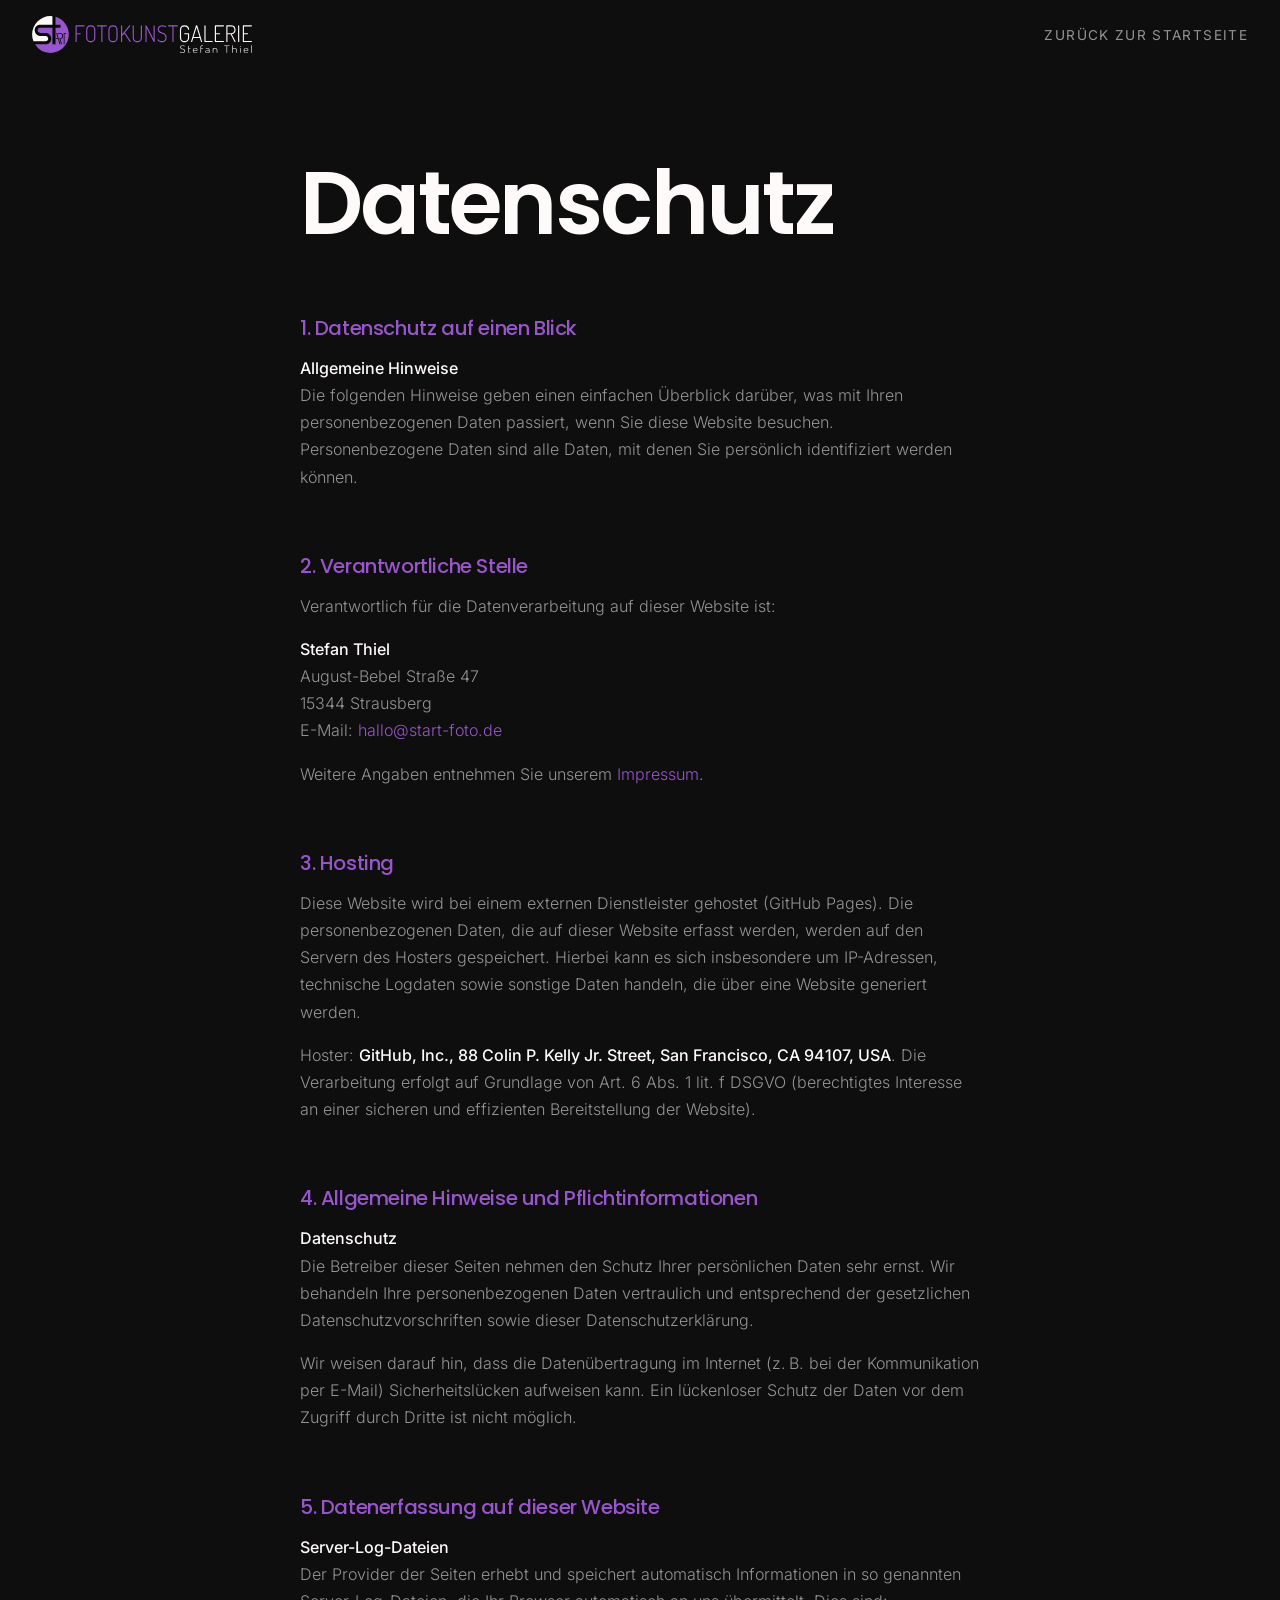
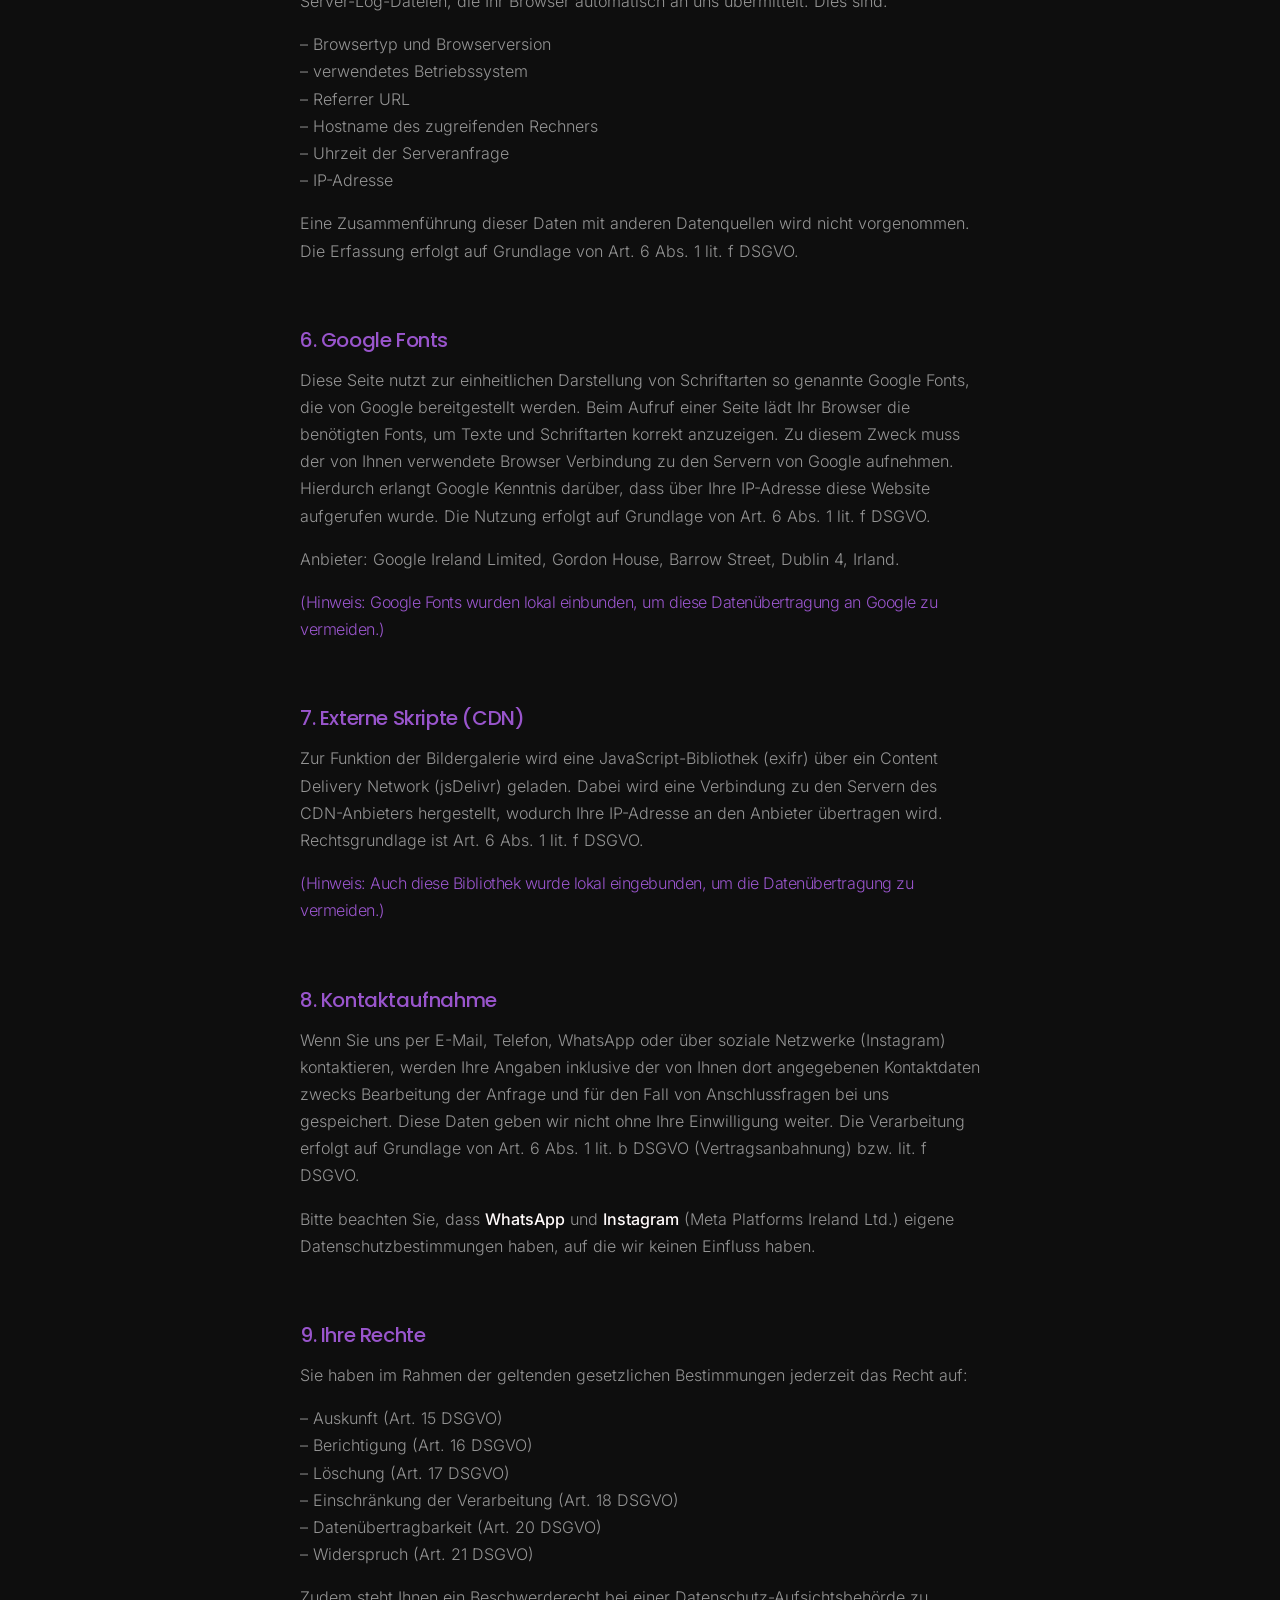
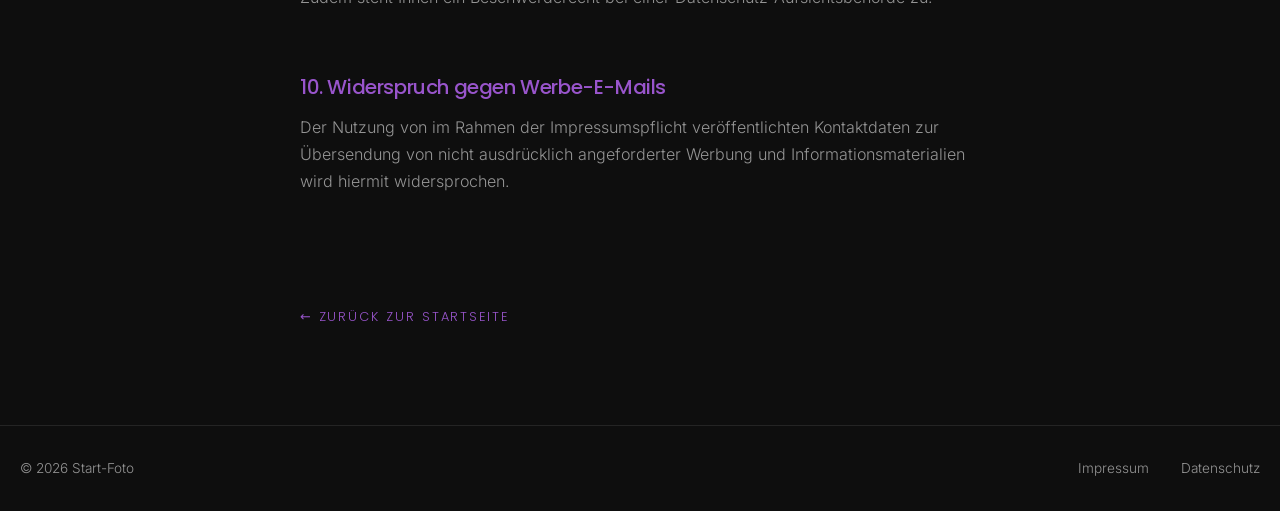
<file: datenschutz.html>
<!DOCTYPE html>
<html lang="de">
<head>
  <!-- Basic Meta -->
  <meta charset="UTF-8">
  <meta name="viewport" content="width=device-width, initial-scale=1.0">
  <meta name="description" content="Datenschutzerklärung · Bilder beleben Raum · Fotokunst seit 2014">
  <meta name="theme-color" content="#0E0E0E">

  <!-- Title -->
  <title>Datenschutz | FOTOKUNSTGALERIE</title>
 
  <!-- Canonical URL -->
  <link rel="canonical" href="https://start-foto.de/">

  <!-- Favicons -->
  <link rel="icon" type="image/x-icon" href="logo/Favicon_stART/favicon.ico">
  <link rel="icon" type="image/svg+xml" href="logo/Favicon_stART/favicon.svg">
  <link rel="icon" type="image/png" sizes="96x96" href="logo/Favicon_stART/favicon-96x96.png">
  <link rel="apple-touch-icon" sizes="180x180" href="logo/Favicon_stART/apple-touch-icon.png">
  <link rel="manifest" href="logo/Favicon_stART/site.webmanifest">

  <!-- Open Graph: Facebook, WhatsApp, LinkedIn -->
  <meta property="og:type" content="website">
  <meta property="og:site_name" content="Start-Foto">
  <meta property="og:title" content="Bilder beleben Raum · Fotokunst seit 2014">
  <meta property="og:description" content="Ein Stück Natur für Dein Zuhause. Bilder, die bleiben und Räume beleben.">
  <meta property="og:url" content="https://start-foto.de/">
  <meta property="og:image" content="https://start-foto.de/galerie/og-image.jpg">
  <meta property="og:image:width" content="1200">
  <meta property="og:image:height" content="630">
  <meta property="og:image:alt" content="Bilder beleben Raum · Fotokunst seit 2014">
  <meta property="og:locale" content="de_DE">

  <!-- Twitter / X Card -->
  <meta name="twitter:card" content="summary_large_image">
  <meta name="twitter:title" content="Bilder beleben Raum · Fotokunst seit 2014">
  <meta name="twitter:description" content="Ein Stück Natur für Dein Zuhause. Bilder, die bleiben und Räume beleben.">
  <meta name="twitter:image" content="https://start-foto.de/galerie/og-image.jpg">
  <meta name="twitter:image:alt" content="Bilder beleben Raum · Fotokunst seit 2014">

  <!-- Stylesheets -->
  <link rel="stylesheet" href="css/fonts.css">
  <link rel="stylesheet" href="css/styles.css">
  <link rel="stylesheet" href="css/lightbox.css">
  
</head>

<body class="legal-page">

  <!-- ==== HEADER ==== -->
  <header class="site-header" id="siteHeader">
    <a class="site-header__brand" href="index.html">
      <img src="logo/Schriftzug_stART/stART_Fotokunstgalerie_lila_weiss.svg" alt="Start-Foto" width="120" height="32">
    </a>

    <nav class="site-nav" id="siteNav">
      <ul>
        <li><a href="index.html">Zurück zur Startseite</a></li>
      </ul>
    </nav>
  </header>

  <!-- INHALT -->
  <main class="legal">
    <h1>Datenschutz</h1>

    <h2>1. Datenschutz auf einen Blick</h2>
    <p><strong>Allgemeine Hinweise</strong><br>
      Die folgenden Hinweise geben einen einfachen Überblick darüber, was mit Ihren
      personenbezogenen Daten passiert, wenn Sie diese Website besuchen. Personenbezogene
      Daten sind alle Daten, mit denen Sie persönlich identifiziert werden können.</p>

    <h2>2. Verantwortliche Stelle</h2>
    <p>Verantwortlich für die Datenverarbeitung auf dieser Website ist:</p>
    <p>
      <strong>Stefan Thiel</strong><br>
      August-Bebel Straße 47<br>
      15344 Strausberg<br>
      E-Mail: <a href="mailto:hallo@start-foto.de">hallo@start-foto.de</a>
    </p>
    <p>Weitere Angaben entnehmen Sie unserem <a href="impressum.html">Impressum</a>.</p>

    <h2>3. Hosting</h2>
    <p>
      Diese Website wird bei einem externen Dienstleister gehostet (GitHub Pages).
      Die personenbezogenen Daten, die auf dieser Website erfasst werden, werden auf
      den Servern des Hosters gespeichert. Hierbei kann es sich insbesondere um
      IP-Adressen, technische Logdaten sowie sonstige Daten handeln, die über eine
      Website generiert werden.</p>
    <p>Hoster: <strong>GitHub, Inc., 88 Colin P. Kelly Jr. Street, San Francisco, CA 94107, USA</strong>.
      Die Verarbeitung erfolgt auf Grundlage von Art. 6 Abs. 1 lit. f DSGVO (berechtigtes
      Interesse an einer sicheren und effizienten Bereitstellung der Website).</p>

    <h2>4. Allgemeine Hinweise und Pflichtinformationen</h2>
    <p><strong>Datenschutz</strong><br>
      Die Betreiber dieser Seiten nehmen den Schutz Ihrer persönlichen Daten sehr ernst.
      Wir behandeln Ihre personenbezogenen Daten vertraulich und entsprechend der
      gesetzlichen Datenschutzvorschriften sowie dieser Datenschutzerklärung.</p>
    <p>Wir weisen darauf hin, dass die Datenübertragung im Internet (z. B. bei der
      Kommunikation per E-Mail) Sicherheitslücken aufweisen kann. Ein lückenloser
      Schutz der Daten vor dem Zugriff durch Dritte ist nicht möglich.</p>

    <h2>5. Datenerfassung auf dieser Website</h2>
    <p><strong>Server-Log-Dateien</strong><br>
      Der Provider der Seiten erhebt und speichert automatisch Informationen in so
      genannten Server-Log-Dateien, die Ihr Browser automatisch an uns übermittelt.
      Dies sind:</p>
    <p>
      – Browsertyp und Browserversion<br>
      – verwendetes Betriebssystem<br>
      – Referrer URL<br>
      – Hostname des zugreifenden Rechners<br>
      – Uhrzeit der Serveranfrage<br>
      – IP-Adresse
    </p>
    <p>Eine Zusammenführung dieser Daten mit anderen Datenquellen wird nicht vorgenommen.
      Die Erfassung erfolgt auf Grundlage von Art. 6 Abs. 1 lit. f DSGVO.</p>

    <h2>6. Google Fonts</h2>
    <p>Diese Seite nutzt zur einheitlichen Darstellung von Schriftarten so genannte
      Google Fonts, die von Google bereitgestellt werden. Beim Aufruf einer Seite lädt
      Ihr Browser die benötigten Fonts, um Texte und Schriftarten korrekt anzuzeigen.
      Zu diesem Zweck muss der von Ihnen verwendete Browser Verbindung zu den Servern von
      Google aufnehmen. Hierdurch erlangt Google Kenntnis darüber, dass über Ihre
      IP-Adresse diese Website aufgerufen wurde. Die Nutzung erfolgt auf Grundlage von
      Art. 6 Abs. 1 lit. f DSGVO.</p>
    <p>Anbieter: Google Ireland Limited, Gordon House, Barrow Street, Dublin 4, Irland.</p>
    <p><em>(Hinweis: Google Fonts wurden lokal einbunden, um diese
      Datenübertragung an Google zu vermeiden.)</em></p>

    <h2>7. Externe Skripte (CDN)</h2>
    <p>Zur Funktion der Bildergalerie wird eine JavaScript-Bibliothek (exifr) über ein
      Content Delivery Network (jsDelivr) geladen. Dabei wird eine Verbindung zu den
      Servern des CDN-Anbieters hergestellt, wodurch Ihre IP-Adresse an den Anbieter
      übertragen wird. Rechtsgrundlage ist Art. 6 Abs. 1 lit. f DSGVO.</p>
    <p><em>(Hinweis: Auch diese Bibliothek wurde lokal eingebunden, um die
      Datenübertragung zu vermeiden.)</em></p>

    <h2>8. Kontaktaufnahme</h2>
    <p>Wenn Sie uns per E-Mail, Telefon, WhatsApp oder über soziale Netzwerke
      (Instagram) kontaktieren, werden Ihre Angaben inklusive der von Ihnen dort
      angegebenen Kontaktdaten zwecks Bearbeitung der Anfrage und für den Fall von
      Anschlussfragen bei uns gespeichert. Diese Daten geben wir nicht ohne Ihre
      Einwilligung weiter. Die Verarbeitung erfolgt auf Grundlage von Art. 6 Abs. 1
      lit. b DSGVO (Vertragsanbahnung) bzw. lit. f DSGVO.</p>
    <p>Bitte beachten Sie, dass <strong>WhatsApp</strong> und <strong>Instagram</strong>
      (Meta Platforms Ireland Ltd.) eigene Datenschutzbestimmungen haben, auf die wir
      keinen Einfluss haben.</p>

    <h2>9. Ihre Rechte</h2>
    <p>Sie haben im Rahmen der geltenden gesetzlichen Bestimmungen jederzeit das Recht auf:</p>
    <p>
      – Auskunft (Art. 15 DSGVO)<br>
      – Berichtigung (Art. 16 DSGVO)<br>
      – Löschung (Art. 17 DSGVO)<br>
      – Einschränkung der Verarbeitung (Art. 18 DSGVO)<br>
      – Datenübertragbarkeit (Art. 20 DSGVO)<br>
      – Widerspruch (Art. 21 DSGVO)
    </p>
    <p>Zudem steht Ihnen ein Beschwerderecht bei einer Datenschutz-Aufsichtsbehörde zu.</p>

    <h2>10. Widerspruch gegen Werbe-E-Mails</h2>
    <p>Der Nutzung von im Rahmen der Impressumspflicht veröffentlichten Kontaktdaten
      zur Übersendung von nicht ausdrücklich angeforderter Werbung und
      Informationsmaterialien wird hiermit widersprochen.</p>

    <a href="index.html" class="legal__back">← Zurück zur Startseite</a>
  </main>

  <!-- FOOTER -->
  <footer class="site-footer">
    <p>© 2026 Start-Foto</p>
    <nav>
      <a href="impressum.html">Impressum</a>
      <a href="datenschutz.html">Datenschutz</a>
    </nav>
  </footer>

</body>
</html>
</file>
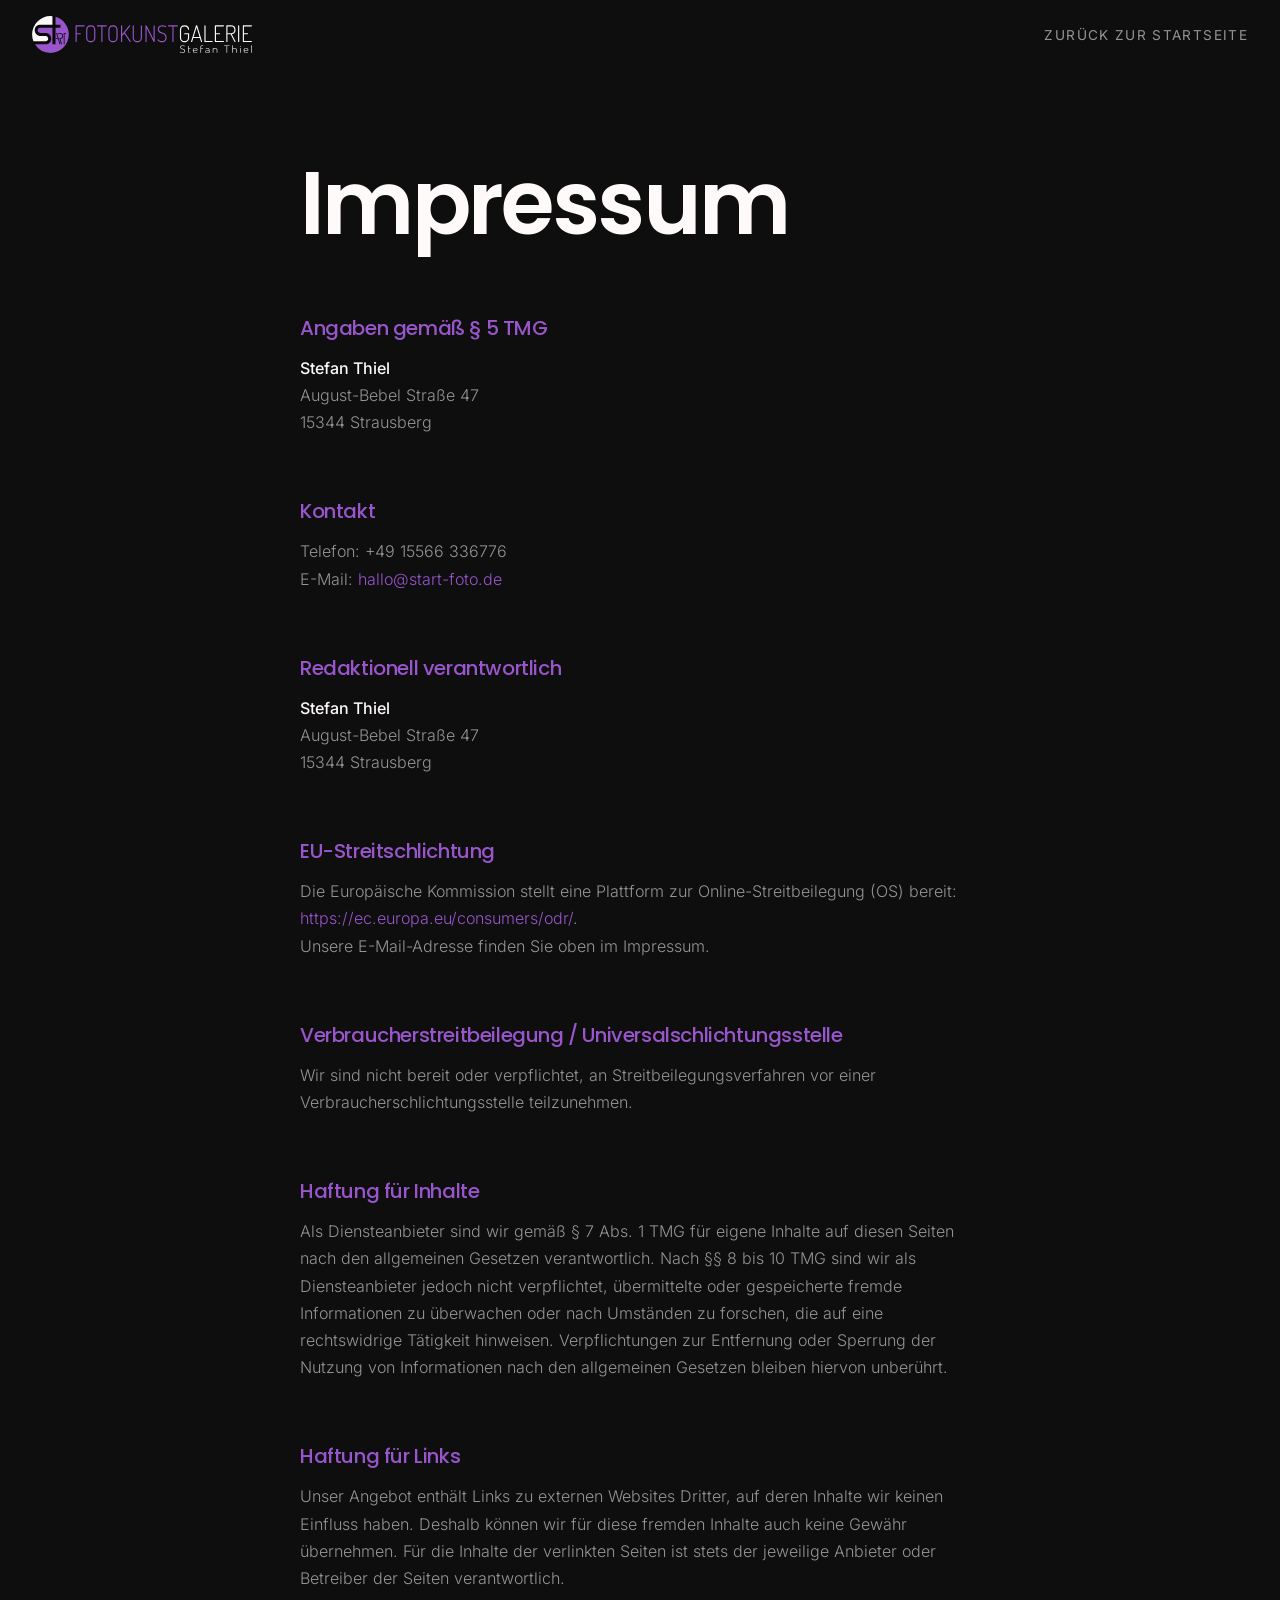
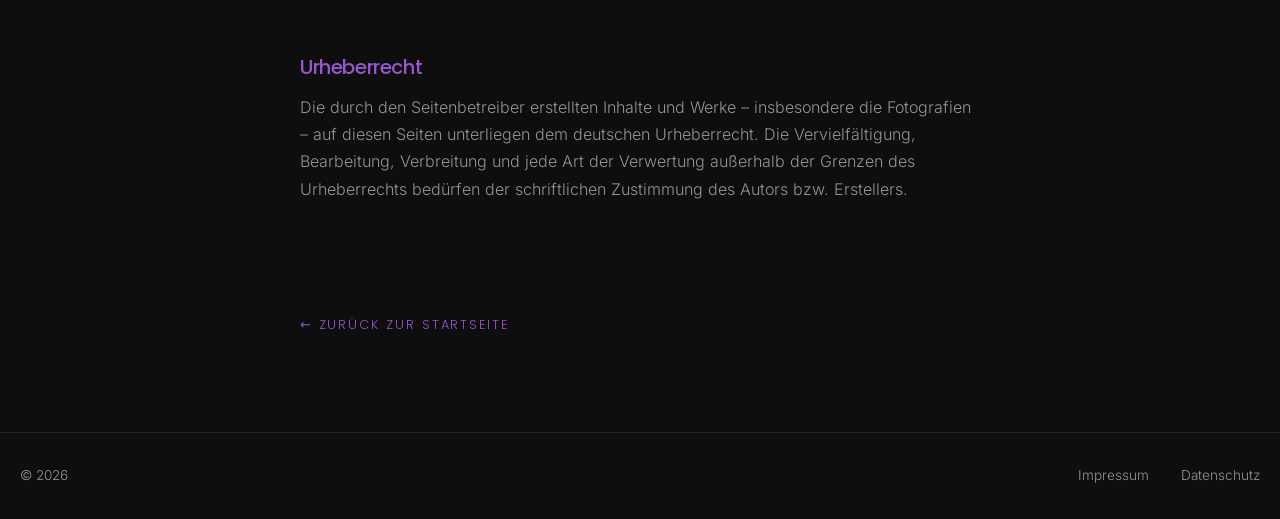
<file: impressum.html>
<!DOCTYPE html>
<html lang="de">
<head>
  <!-- Basic Meta -->
  <meta charset="UTF-8">
  <meta name="viewport" content="width=device-width, initial-scale=1.0">
  <meta name="description" content="Impressum · Bilder beleben Raum · Fotokunst seit 2014">
  <meta name="theme-color" content="#0E0E0E">

  <!-- Title -->
  <title>Impressum | FOTOKUNSTGALERIE</title>

  <!-- Canonical URL -->
  <link rel="canonical" href="https://start-foto.de/">

  <!-- Favicons -->
  <link rel="icon" type="image/x-icon" href="logo/Favicon_stART/favicon.ico">
  <link rel="icon" type="image/svg+xml" href="logo/Favicon_stART/favicon.svg">
  <link rel="icon" type="image/png" sizes="96x96" href="logo/Favicon_stART/favicon-96x96.png">
  <link rel="apple-touch-icon" sizes="180x180" href="logo/Favicon_stART/apple-touch-icon.png">
  <link rel="manifest" href="logo/Favicon_stART/site.webmanifest">

  <!-- Open Graph: Facebook, WhatsApp, LinkedIn -->
  <meta property="og:type" content="website">
  <meta property="og:site_name" content="Start-Foto">
  <meta property="og:title" content="Bilder beleben Raum · Fotokunst seit 2014">
  <meta property="og:description" content="Ein Stück Natur für Dein Zuhause. Bilder, die bleiben und Räume beleben.">
  <meta property="og:url" content="https://start-foto.de/">
  <meta property="og:image" content="https://start-foto.de/galerie/og-image.jpg">
  <meta property="og:image:width" content="1200">
  <meta property="og:image:height" content="630">
  <meta property="og:image:alt" content="Bilder beleben Raum · Fotokunst seit 2014">
  <meta property="og:locale" content="de_DE">

  <!-- Twitter / X Card -->
  <meta name="twitter:card" content="summary_large_image">
  <meta name="twitter:title" content="Bilder beleben Raum · Fotokunst seit 2014">
  <meta name="twitter:description" content="Ein Stück Natur für Dein Zuhause. Bilder, die bleiben und Räume beleben.">
  <meta name="twitter:image" content="https://start-foto.de/galerie/og-image.jpg">
  <meta name="twitter:image:alt" content="Bilder beleben Raum · Fotokunst seit 2014">

  <!-- Stylesheets -->
  <link rel="stylesheet" href="css/fonts.css">
  <link rel="stylesheet" href="css/styles.css">
  <link rel="stylesheet" href="css/lightbox.css">
  
</head>

<body class="legal-page">

  <!-- ==== HEADER ==== -->
  <header class="site-header" id="siteHeader">
    <a class="site-header__brand" href="index.html">
      <img src="logo/Schriftzug_stART/stART_Fotokunstgalerie_lila_weiss.svg" alt="Start-Foto" width="120" height="32">
    </a>

    <nav class="site-nav" id="siteNav">
      <ul>
        <li><a href="index.html">Zurück zur Startseite</a></li>
      </ul>
    </nav>
  </header>

  <main class="legal">
    <h1>Impressum</h1>

    <h2>Angaben gemäß § 5 TMG</h2>
    <p>
      <strong>Stefan Thiel</strong><br>
      August-Bebel Straße 47<br>
      15344 Strausberg
    </p>

    <h2>Kontakt</h2>
    <p>
      Telefon: +49 15566 336776<br>
      E-Mail: <a href="mailto:hallo@start-foto.de">hallo@start-foto.de</a>
    </p>

    <h2>Redaktionell verantwortlich</h2>
    <p>
      <strong>Stefan Thiel</strong><br>
      August-Bebel Straße 47<br>
      15344 Strausberg
    </p>

    <h2>EU-Streitschlichtung</h2>
    <p>
      Die Europäische Kommission stellt eine Plattform zur Online-Streitbeilegung (OS) bereit:
      <a href="https://ec.europa.eu/consumers/odr/" target="_blank" rel="noopener noreferrer">https://ec.europa.eu/consumers/odr/</a>.<br>
      Unsere E-Mail-Adresse finden Sie oben im Impressum.
    </p>

    <h2>Verbraucherstreitbeilegung / Universalschlichtungsstelle</h2>
    <p>
      Wir sind nicht bereit oder verpflichtet, an Streitbeilegungsverfahren vor einer
      Verbraucherschlichtungsstelle teilzunehmen.
    </p>

    <h2>Haftung für Inhalte</h2>
    <p>
      Als Diensteanbieter sind wir gemäß § 7 Abs. 1 TMG für eigene Inhalte auf diesen Seiten
      nach den allgemeinen Gesetzen verantwortlich. Nach §§ 8 bis 10 TMG sind wir als
      Diensteanbieter jedoch nicht verpflichtet, übermittelte oder gespeicherte fremde
      Informationen zu überwachen oder nach Umständen zu forschen, die auf eine rechtswidrige
      Tätigkeit hinweisen. Verpflichtungen zur Entfernung oder Sperrung der Nutzung von
      Informationen nach den allgemeinen Gesetzen bleiben hiervon unberührt.
    </p>

    <h2>Haftung für Links</h2>
    <p>
      Unser Angebot enthält Links zu externen Websites Dritter, auf deren Inhalte wir keinen
      Einfluss haben. Deshalb können wir für diese fremden Inhalte auch keine Gewähr übernehmen.
      Für die Inhalte der verlinkten Seiten ist stets der jeweilige Anbieter oder Betreiber der
      Seiten verantwortlich.
    </p>

    <h2>Urheberrecht</h2>
    <p>
      Die durch den Seitenbetreiber erstellten Inhalte und Werke – insbesondere die
      Fotografien – auf diesen Seiten unterliegen dem deutschen Urheberrecht. Die
      Vervielfältigung, Bearbeitung, Verbreitung und jede Art der Verwertung außerhalb der
      Grenzen des Urheberrechts bedürfen der schriftlichen Zustimmung des Autors bzw.
      Erstellers.
    </p>

    <a href="index.html" class="legal__back">← Zurück zur Startseite</a>
  </main>

  <footer class="site-footer">
    <p>© 2026</p>
    <nav>
      <a href="impressum.html">Impressum</a>
      <a href="datenschutz.html">Datenschutz</a>
    </nav>
  </footer>

</body>
</html>
</file>
<file: css/fonts.css>
/* =========================================================
   LOKALE FONTS – ersetzt Google Fonts CDN
   Dateien liegen im /fonts/ Ordner
   ========================================================= */

/* ---------- POPPINS ---------- */
@font-face {
  font-family: "Poppins";
  font-style: normal;
  font-weight: 300;
  font-display: swap;
  src: url("../fonts/poppins-300.woff2") format("woff2");
}
@font-face {
  font-family: "Poppins";
  font-style: normal;
  font-weight: 400;
  font-display: swap;
  src: url("../fonts/poppins-400.woff2") format("woff2");
}
@font-face {
  font-family: "Poppins";
  font-style: normal;
  font-weight: 500;
  font-display: swap;
  src: url("../fonts/poppins-500.woff2") format("woff2");
}
@font-face {
  font-family: "Poppins";
  font-style: normal;
  font-weight: 600;
  font-display: swap;
  src: url("../fonts/poppins-600.woff2") format("woff2");
}
@font-face {
  font-family: "Poppins";
  font-style: normal;
  font-weight: 700;
  font-display: swap;
  src: url("../fonts/poppins-700.woff2") format("woff2");
}

/* ---------- INTER ---------- */
@font-face {
  font-family: "Inter";
  font-style: normal;
  font-weight: 300;
  font-display: swap;
  src: url("../fonts/inter-300.woff2") format("woff2");
}
@font-face {
  font-family: "Inter";
  font-style: normal;
  font-weight: 400;
  font-display: swap;
  src: url("../fonts/inter-400.woff2") format("woff2");
}
@font-face {
  font-family: "Inter";
  font-style: normal;
  font-weight: 500;
  font-display: swap;
  src: url("../fonts/inter-500.woff2") format("woff2");
}
</file>
<file: css/styles.css>
﻿:root {
  /* Farben */
  --bg:            #0E0E0E;
  --bg-elevated:   #161616;
  --text:          #fffafa;
  --text-muted:    #949494;
  --accent:        #9955cc;
  --border:        #242424;

  /* Typografie */
  --font-sans:    "Inter", system-ui, -apple-system, sans-serif;
  --font-display: "Poppins", system-ui, sans-serif;

  /* Abstände */
  --space-xs:  0.5rem;
  --space-sm:  1rem;
  --space-md:  2rem;
  --space-lg:  4rem;
  --space-xl:  6rem;

  /* Container */
  --container: 1280px;
  --gutter:    1.25rem;

  /* Übergänge */
  --ease:      cubic-bezier(0.22, 0.61, 0.36, 1);
  --dur:       0.4s;
}

/* =========================================================
   1. RESET & BASE
   ========================================================= */
*, *::before, *::after {
  box-sizing: border-box;
  margin: 0;
  padding: 0;
}

html {
  scroll-behavior: smooth;
  -webkit-text-size-adjust: 100%;
}

img, picture, svg {
  display: block;
  max-width: 100%;
  height: auto;
}

a { color: inherit; text-decoration: none; }

button {
  background: none;
  border: none;
  cursor: pointer;
  color: inherit;
  font: inherit;
}

ul { list-style: none; }

/* =========================================================
   2. BODY & TYPOGRAFIE
   ========================================================= */
body {
  background: var(--bg);
  color: var(--text);
  font-family: var(--font-sans);
  font-weight: 300;
  font-size: 1rem;
  line-height: 1.6;
  overflow-x: hidden;
  -webkit-font-smoothing: antialiased;
}

h1, h2, h3 {
  font-family: var(--font-display);
  font-weight: 500;
  line-height: 1.1;
  letter-spacing: -0.02em;
}

h1 {
  font-family: var(--font-display);
  font-weight: 500;
  letter-spacing: -0.03em;
  font-size: clamp(2.5rem, 8vw, 5.5rem);
}
h2 { font-size: clamp(2rem, 5vw, 3.5rem); }
h3 { font-size: clamp(1.25rem, 3vw, 1.75rem); }

em {
  font-style: normal;
  color: var(--accent);
  letter-spacing: -0.03em;
}

.section-label {
  font-family: var(--font-display);
  font-size: 0.8rem;
  letter-spacing: 0.2em;
  text-transform: uppercase;
  color: var(--text-muted);
  margin-bottom: var(--space-sm);
}


section {
  padding-block: var(--space-xl);
  padding-inline: var(--gutter);
}

/* =========================================================
   4. SELECTION & SCROLLBAR
   ========================================================= */
::selection { background: var(--accent); color: var(--bg); }
::-webkit-scrollbar { width: 8px; }
::-webkit-scrollbar-track { background: var(--bg); }
::-webkit-scrollbar-thumb { background: var(--border); border-radius: 4px; }
::-webkit-scrollbar-thumb:hover { background: var(--accent); }

/* =========================================================
   5. HEADER
   ========================================================= */
.site-header {
  position: fixed;
  inset: 0 0 auto 0;
  z-index: 100;
  display: flex;
  align-items: center;
  justify-content: space-between;
  padding: var(--space-sm) var(--gutter);
  background: transparent;
  transition: opacity var(--dur) var(--ease),
              transform var(--dur) var(--ease),
              visibility var(--dur) var(--ease);
  border-bottom: 1px solid transparent;
}

.site-header.is-scrolled {
  background: rgba(14, 14, 14, 0.85);
  backdrop-filter: blur(12px);
  -webkit-backdrop-filter: blur(12px);
  padding-block: 0.75rem;
  border-bottom-color: var(--border);
}

.site-header__brand img {
  width: 220px;
  height: auto;
  max-height: 60px;
}
/* Wenn das Menü offen ist: Header nicht als Balken darüber legen */
body.is-menu-open .site-header {
  background: transparent;
  backdrop-filter: none;
  -webkit-backdrop-filter: none;
  border-bottom-color: transparent;
}
body.is-menu-open .site-header.is-scrolled {
  background: transparent;
  backdrop-filter: none;
  -webkit-backdrop-filter: none;
  border-bottom-color: transparent;
}


/* =========================================================
   6. NAVIGATION – MOBILE
   ========================================================= */
.site-nav {
  position: fixed;
  inset: 0;
  background: var(--bg);
  display: flex;
  align-items: center;
  justify-content: center;
  opacity: 0;
  visibility: hidden;
  transform: translateY(-10px);
  transition: opacity var(--dur) var(--ease),
              transform var(--dur) var(--ease),
              visibility var(--dur) var(--ease);
  z-index: 90;
}

.site-nav.is-open {
  opacity: 0.95;
  visibility: visible;
  transform: translateY(0);
}

.site-nav ul {
  display: flex;
  flex-direction: column;
  gap: var(--space-md);
  text-align: center;
}

.site-nav a {
  font-family: var(--font-sans);
  font-size: clamp(2rem, 8vw, 3rem);
  color: var(--text);
  position: relative;
  transition: color var(--dur) var(--ease);
}

.site-nav a:hover,
.site-nav a:focus-visible { color: var(--accent); }

/* =========================================================
   7. BURGER
   ========================================================= */
.menu-toggle {
  position: relative;
  width: 32px;
  height: 24px;
  display: flex;
  flex-direction: column;
  justify-content: space-between;
  z-index: 110;
}

.menu-toggle span {
  display: block;
  width: 100%;
  height: 2px;
  background: var(--text);
  border-radius: 2px;
  transition: opacity var(--dur) var(--ease),
              transform var(--dur) var(--ease),
              visibility var(--dur) var(--ease);
  transform-origin: center;
}

.menu-toggle.is-active span:nth-child(1) { transform: translateY(11px) rotate(45deg); }
.menu-toggle.is-active span:nth-child(2) { opacity: 0; }
.menu-toggle.is-active span:nth-child(3) { transform: translateY(-11px) rotate(-45deg); }

body.is-menu-open { overflow: hidden; }

/* =========================================================
   8. DESKTOP-NAV (>= 768px)
   ========================================================= */
@media (min-width: 768px) {
  .site-header { padding-inline: var(--space-md); }

  .menu-toggle { display: none; }

  .site-nav {
    position: static;
    inset: auto;
    background: transparent;
    opacity: 1;
    visibility: visible;
    transform: none;
    width: auto;
    height: auto;
  }

  .site-nav ul { flex-direction: row; gap: var(--space-md); }

  .site-nav a {
    font-family: var(--font-sans);
    font-size: 0.9rem;
    letter-spacing: 0.1em;
    text-transform: uppercase;
    font-weight: 400;
  }

  .site-nav a::after {
    content: "";
    position: absolute;
    left: 0;
    bottom: -6px;
    width: 100%;
    height: 1px;
    background: var(--accent);
    transform: scaleX(0);
    transform-origin: right;
    transition: transform var(--dur) var(--ease);
  }

  .site-nav a:hover::after,
  .site-nav a:focus-visible::after {
    transform: scaleX(1);
    transform-origin: left;
  }
}

/* =========================================================
   9. HERO
   ========================================================= */
.hero {
  position: relative;
  width: 100%;
  min-height: 100vh;
  min-height: 100svh;
  display: flex;
  align-items: center;
  justify-content: center;
  overflow: hidden;
  padding: 0 var(--gutter);
  text-align: center;
  isolation: isolate;
}

.hero__media { position: absolute; inset: 0; z-index: -2; }
.hero__media img {
  width: 100%; height: 100%;
  object-fit: cover; object-position: center;
  animation: heroZoom 20s var(--ease) infinite alternate;
}

@keyframes heroZoom {
  from { transform: scale(1); }
  to   { transform: scale(1.08); }
}

.hero__overlay {
  position: absolute; inset: 0; z-index: -1;
  background: linear-gradient(180deg,
    rgba(14,14,14,0.55) 0%,
    rgba(14,14,14,0.35) 50%,
    rgba(14,14,14,0.85) 100%);
}

.hero__inner {
  max-width: 900px;
  animation: heroFadeIn 1.4s var(--ease) both;
}

.hero__eyebrow {
  font-size: 0.8rem;
  letter-spacing: 0.3em;
  text-transform: uppercase;
  color: var(--text-muted);
  margin-bottom: var(--space-md);
  animation: heroFadeIn 1s var(--ease) 0.2s both;
}

.hero__title {
  font-family: var(--font-display);
  font-weight: 600;
  font-size: clamp(3rem, 10vw, 7rem);
  line-height: 1;
  letter-spacing: -0.04em;
  text-transform: uppercase;
  margin-bottom: var(--space-md);
  animation: heroFadeIn 1.2s var(--ease) 0.4s both;
}

.hero__title em {
  font-family: var(--font-display);
  font-weight: 100;
  font-size: clamp(3rem, 10vw, 7rem);
  text-transform: uppercase;
  color: var(--accent);
  display: inline-block;
}

.hero__sub {
  font-size: clamp(1rem, 2vw, 1.15rem);
  color: var(--text-muted);
  max-width: 500px;
  margin-inline: auto;
  animation: heroFadeIn 1s var(--ease) 0.7s both;
}

@keyframes heroFadeIn {
  from { opacity: 0; transform: translateY(20px); }
  to   { opacity: 1; transform: translateY(0); }
}

/* =========================================================
   10. SCROLL-INDIKATOR
   ========================================================= */
.hero__scroll {
  position: absolute;
  bottom: var(--space-md);
  left: 50%;
  transform: translateX(-50%);
  display: flex;
  flex-direction: column;
  align-items: center;
  gap: 0.75rem;
  color: var(--text-muted);
  font-size: 0.75rem;
  letter-spacing: 0.3em;
  text-transform: uppercase;
  animation: heroScrollIn 1s var(--ease) 1.2s both;   /* ⬅️ geändert */
  transition: color var(--dur) var(--ease);
}

.hero__scroll:hover { color: var(--accent); }

/* letter-spacing NUR auf den Text + Ausgleich */
.hero__scroll-text {
  letter-spacing: 0.3em;
  margin-right: -0.3em;   /* entfernt trailing spacing aus der Box */
}

.hero__scroll-line {
  width: 1px; height: 50px;
  background: currentColor;
  position: relative; overflow: hidden;
}

.hero__scroll-line::after {
  content: "";
  position: absolute;
  top: -50%; left: 0;
  width: 100%; height: 50%;
  background: var(--accent);
  animation: scrollDown 2s var(--ease) infinite;
}

@keyframes scrollDown {
  0%   { top: -50%; }
  100% { top: 100%; }
}
/* Fade-In, das die Zentrierung (translateX -50%) beibehält */
@keyframes heroScrollIn {
  from {opacity: 0; transform: translateX(-50%) translateY(20px);}
  to {opacity: 1; transform: translateX(-50%) translateY(0);}
}

/* =========================================================
   11. ABOUT
   ========================================================= */
.about {
  background: var(--bg);
  padding-block: var(--space-xl);
}

.about__container {
  max-width: var(--container);
  margin-inline: auto;
  display: grid;
  grid-template-columns: 1fr;
  gap: var(--space-lg);
  align-items: center;
}

.about__title {
  font-family: var(--font-display);
  font-weight: 500;
  font-size: clamp(2rem, 5vw, 3.5rem);
  line-height: 1.1;
  letter-spacing: -0.02em;
  margin-bottom: var(--space-md);
}

.about__lead {
  font-size: clamp(1.05rem, 2vw, 1.25rem);
  color: var(--text);
  margin-bottom: var(--space-sm);
  max-width: 45ch;
}

.about__body {
  color: var(--text-muted);
  margin-bottom: var(--space-md);
  max-width: 45ch;
}

.about__stats {
  display: grid;
  grid-template-columns: repeat(3, 1fr);
  gap: var(--space-sm);
  margin-block: var(--space-md);
  padding-block: var(--space-md);
  border-top: 1px solid var(--border);
  border-bottom: 1px solid var(--border);
}

.about__stats li {
  display: flex;
  flex-direction: column;
  gap: 0.25rem;
}

.about__stat-num {
  font-family: var(--font-display);
  font-weight: 500;
  font-size: clamp(1.5rem, 4vw, 2.25rem);
  color: var(--accent);
  line-height: 1;
}

.about__stat-label {
  font-size: 0.75rem;
  letter-spacing: 0.15em;
  text-transform: uppercase;
  color: var(--text-muted);
}

.about__media {
  position: relative;
  overflow: hidden;
  border-radius: 2px;
  aspect-ratio: 4 / 5;
  max-width: 280px;
  margin-inline: auto;
}

.about__media img {
  width: 100%;
  height: 100%;
  object-fit: cover;
  transition: transform 1.2s var(--ease), filter var(--dur) var(--ease);
  filter: grayscale(20%);
}

.about__media:hover img {
  transform: scale(1.04);
  filter: grayscale(0%);
}

.about__media::before,
.about__media::after {
  content: "";
  position: absolute;
  width: 30px;
  height: 30px;
  z-index: 2;
  pointer-events: none;
}
.about__media::before {
  top: 12px; left: 12px;
  border-top: 1px solid var(--accent);
  border-left: 1px solid var(--accent);
}
.about__media::after {
  bottom: 12px; right: 12px;
  border-bottom: 1px solid var(--accent);
  border-right: 1px solid var(--accent);
}

@media (min-width: 768px) {
  .about__container {
    grid-template-columns: 1fr 1fr;
    gap: var(--space-xl);
  }
  .about__text  { order: 1; }
  .about__media { order: 2; max-width: 320px; }
}
/* About: Header (Label + Titel) volle Breite, zentriert */
.about__header {
  text-align: center;
  max-width: var(--container);
  margin: 0 auto var(--space-xl);
  padding-inline: var(--gutter);
}

/* "Stefan" linksbündig im Textblock */
.about__name {
  font-family: var(--font-display);
  font-weight: 500;
  font-size: clamp(1.8rem, 4vw, 2.75rem);
  color: var(--accent);
  margin-bottom: var(--space-md);
  line-height: 1.1;
}

/* =========================================================
   12. SCROLL-REVEAL
   ========================================================= */
[data-reveal] {
  opacity: 0;
  transform: translateY(40px);
  transition: opacity 0.9s var(--ease),
              transform 0.9s var(--ease);
}
[data-reveal].is-visible {
  opacity: 1;
  transform: translateY(0);
}

/* =========================================================
   13. GALERIE
   ========================================================= */
.gallery {
  padding-block: var(--space-xl);
}

.gallery__header {
  max-width: var(--container);
  margin-inline: auto;
  margin-bottom: var(--space-lg);
  padding-inline: var(--gutter);
  text-align: center;
}

.gallery__header h2 {
  font-family: var(--font-display);
  font-weight: 500;
  letter-spacing: -0.02em;
}

.gallery__grid {
  max-width: var(--container);
  margin-inline: auto;
  padding-inline: var(--gutter);
  column-count: 1;
  column-gap: 1rem;
}

@media (min-width: 600px)  { .gallery__grid { column-count: 2; } }
@media (min-width: 1024px) { .gallery__grid { column-count: 3; } }
@media (min-width: 1400px) { .gallery__grid { column-count: 4; } }

.gallery__item {
  position: relative;
  break-inside: avoid;
  margin-bottom: 1rem;
  overflow: hidden;
  cursor: pointer;
  background: var(--bg-elevated);
  opacity: 0;
  transform: translateY(20px);
  transition: opacity 0.8s var(--ease),
              transform 0.8s var(--ease);
}

.gallery__item.is-loaded {
  opacity: 1;
  transform: translateY(0);
}

.gallery__item img {
  width: 100%;
  height: auto;
  display: block;
  transition: transform 1s var(--ease),
              filter var(--dur) var(--ease);
}

.gallery__item:hover img {
  transform: scale(1.05);
  filter: brightness(0.6);
}

.gallery__overlay {
  position: absolute;
  inset: 0;
  display: flex;
  flex-direction: column;
  justify-content: flex-end;
  padding: var(--space-md);
  background: linear-gradient(
    180deg,
    rgba(14,14,14,0) 40%,
    rgba(14,14,14,0.9) 100%
  );
  opacity: 0;
  transition: opacity var(--dur) var(--ease);
  pointer-events: none;
}

.gallery__item:hover .gallery__overlay,
.gallery__item:focus-visible .gallery__overlay {
  opacity: 1;
}

.gallery__title {
  font-family: var(--font-display);
  font-weight: 600;
  font-size: 1.15rem;
  color: var(--accent);
  letter-spacing: 0.02em;
  margin-bottom: 0.25rem;         /* enger an Subtitle */
  line-height: 1.3;
  text-transform: uppercase;
}

.gallery__subtitle {
  font-family: var(--font-sans);
  font-weight: 300;
  font-style: normal;
  font-size: 0.95rem;
  color: var(--text);
  margin-bottom: 0.75rem;
  line-height: 1.4;
  letter-spacing: 0.01em;
}

.gallery__skeleton {
  aspect-ratio: 4 / 5;
  background: linear-gradient(
    90deg,
    var(--bg-elevated) 0%,
    var(--border) 50%,
    var(--bg-elevated) 100%
  );
  background-size: 200% 100%;
  animation: skeletonPulse 1.5s var(--ease) infinite;
  margin-bottom: 1rem;
  break-inside: avoid;
}

/* =========================================================
   14. GALERIE FILTER-BUTTONS
   ========================================================= */
.gallery__filters {
  display: flex;
  flex-wrap: wrap;
  justify-content: center;
  gap: 0.5rem;
  margin-top: var(--space-md);
}

.gallery__filter-btn {
  font-family: var(--font-display);
  font-size: 0.75rem;
  font-weight: 500;
  letter-spacing: 0.15em;
  text-transform: uppercase;
  color: var(--text-muted);
  background: transparent;
  border: 1px solid var(--border);
  padding: 0.6rem 1.2rem;
  border-radius: 999px;
  cursor: pointer;
  transition: color var(--dur) var(--ease),
              border-color var(--dur) var(--ease),
              background var(--dur) var(--ease);
}

.gallery__filter-btn:hover {
  color: var(--text);
  border-color: var(--text-muted);
}

.gallery__filter-btn.is-active {
  color: var(--bg);
  background: var(--accent);
  border-color: var(--accent);
}

/* Bilder ausblenden beim Filtern */
.gallery__item {
  transition: opacity 0.5s var(--ease),
              transform 0.5s var(--ease);
}

.gallery__item.is-hidden {
  opacity: 0;
  transform: scale(0.9);
  pointer-events: none;
  position: absolute;
  visibility: hidden;
  width: 0;
  height: 0;
  margin: 0;
}

@media (prefers-reduced-motion: reduce) {
  .gallery__item,
  .gallery__filter-btn { transition: none; }
}

@keyframes skeletonPulse {
  from { background-position: 200% 0; }
  to   { background-position: -200% 0; }
}

@media (hover: none) {
  .gallery__overlay {
    opacity: 0;
    }
}

/* =========================================================
   ANGEBOT-SEKTION (Bild links, Text rechts)
   ========================================================= */
.offer {
  padding-block: var(--space-xl);
}

/* Header: Label + Titel mittig über voller Breite (wie About) */
.offer__header {
  text-align: center;
  max-width: var(--container);
  margin: 0 auto var(--space-xl);
  padding-inline: var(--gutter);
}

.offer__title {
  font-family: var(--font-display);
  font-weight: 500;
}

/* 2-Spalten-Container */
.offer__container {
  max-width: var(--container);
  margin-inline: auto;
  padding-inline: var(--gutter);
  display: grid;
  grid-template-columns: 1fr;
  gap: var(--space-lg);
  align-items: center;
}

/* Bild */
.offer__media {
  position: relative;
  overflow: hidden;
  border-radius: 2px;
  aspect-ratio: 4 / 4;
  max-width: 280px;
  margin-inline: auto;
}

.offer__media img {
  width: 100%;
  height: 100%;
  object-fit: cover;
  transition: transform 1.2s var(--ease), filter var(--dur) var(--ease);
  filter: grayscale(20%);
}

.offer__media:hover img {
  transform: scale(1.04);
  filter: grayscale(0%);
}

/* Ecken-Akzente (wie About) 
.offer__media::before,
.offer__media::after {
  content: "";
  position: absolute;
  width: 30px;
  height: 30px;
  z-index: 2;
  pointer-events: none;
}
.offer__media::before {
  top: 12px; left: 12px;
  border-top: 1px solid var(--accent);
  border-left: 1px solid var(--accent);
}
.offer__media::after {
  bottom: 12px; right: 12px;
  border-bottom: 1px solid var(--accent);
  border-right: 1px solid var(--accent);
}*/

/* Text */
.offer__lead {
  font-size: clamp(1.05rem, 2vw, 1.25rem);
  color: var(--text);
  margin-bottom: var(--space-sm);
  max-width: 45ch;
}

.offer__body {
  color: var(--text-muted);
  margin-bottom: var(--space-md);
  max-width: 45ch;
}

/* Leistungs-Liste mit Häkchen */
.offer__list {
  list-style: none;
  padding: 0;
  margin: 0 0 var(--space-lg);
  display: flex;
  flex-direction: column;
  gap: 0.6rem;
}

.offer__list li {
  position: relative;
  padding-left: 1.75rem;
  color: var(--text);
}

.offer__list li::before {
  content: "✓";
  position: absolute;
  left: 0;
  color: var(--accent);
  font-weight: 600;
}

/* Call-to-Action Button */
.offer__cta {
  display: inline-block;
  font-family: var(--font-display);
  font-size: 0.85rem;
  font-weight: 500;
  letter-spacing: 0.15em;
  text-transform: uppercase;
  color: var(--bg);
  background: var(--accent);
  padding: 0.9rem 2rem;
  border-radius: 999px;
  transition: transform var(--dur) var(--ease), opacity var(--dur) var(--ease);
}

.offer__cta:hover {
  transform: translateY(-3px);
  opacity: 0.9;
}

/* Desktop: Bild LINKS, Text RECHTS */
@media (min-width: 768px) {
  .offer__container {
    grid-template-columns: 1fr 1fr;
    gap: var(--space-xl);
  }
  .offer__media { order: 1; }   /* Bild links */
  .offer__text  { order: 2; }   /* Text rechts */
}

@media (prefers-reduced-motion: reduce) {
  .offer__media img,
  .offer__cta { transition: none; }
  .offer__media:hover img { transform: none; }
  .offer__cta:hover { transform: none; }
}


/* =========================================================
   15. KONTAKT
   ========================================================= */

.contact {
  padding-block: var(--space-xl);
  text-align: center;
}

.contact__container {
  max-width: var(--container);
  margin-inline: auto;
  padding-inline: var(--gutter);
  display: flex;
  flex-direction: column;
  align-items: center;
}

.contact__title {
  font-family: var(--font-display);
  font-weight: 500;
  margin-bottom: var(--space-sm);
}

.contact__lead {
  color: var(--text-muted);
  max-width: 45ch;
  margin: 0 auto var(--space-lg);
  font-size: 1.05rem;
}

.contact__grid {
  display: grid;
  grid-template-columns: 1fr;
  gap: var(--space-md);
  width: 100%;
  max-width: 900px;
  margin-inline: auto;
  justify-items: stretch;
}

@media (min-width: 600px) {
  .contact__grid { grid-template-columns: repeat(2, 1fr); }
}
@media (min-width: 900px) {
  .contact__grid { grid-template-columns: repeat(4, 1fr); }
}

/* Die Karte selbst – zentrierter Inhalt, gestapelt */
.contact__card {
  display: flex;
  flex-direction: column;
  align-items: center;
  justify-content: flex-start;
  text-align: center;
  gap: 0.75rem;
  padding: var(--space-lg) var(--space-sm);
  background: var(--bg-elevated);
  border: 1px solid var(--border);
  border-radius: 8px;
  text-decoration: none;
  color: inherit;
  transition: transform var(--dur) var(--ease),
              border-color var(--dur) var(--ease),
              background var(--dur) var(--ease);
}

.contact__card:hover,
.contact__card:focus-visible {
  transform: translateY(-4px);
  border-color: var(--accent);
  background: #1a1a1a;
}

/* =========================================================
   16. KONTAKT-ICONS via CSS-Mask (aus icons/ Ordner)
   ========================================================= */

.contact__icon {
  width: 56px;
  height: 56px;
  border-radius: 50%;
  background: rgba(153, 85, 204, 0.12);
  display: flex;
  align-items: center;
  justify-content: center;
  transition: background var(--dur) var(--ease),
              transform var(--dur) var(--ease);
}

.contact__icon::before {
  content: "";
  width: 26px;
  height: 26px;
  background-color: var(--accent);
  -webkit-mask-position: center;
  mask-position: center;
  -webkit-mask-repeat: no-repeat;
  mask-repeat: no-repeat;
  -webkit-mask-size: contain;
  mask-size: contain;
  transition: background-color var(--dur) var(--ease);
}

.contact__icon--phone::before {
  -webkit-mask-image: url("../icons/phone-call.svg");
  mask-image: url("../icons/phone-call.svg");
}
.contact__icon--whatsapp::before {
  -webkit-mask-image: url("../icons/whatsapp.svg");
  mask-image: url("../icons/whatsapp.svg");
}
.contact__icon--mail::before {
  -webkit-mask-image: url("../icons/mail.svg");
  mask-image: url("../icons/mail.svg");
}
.contact__icon--instagram::before {
  -webkit-mask-image: url("../icons/instagram.svg");
  mask-image: url("../icons/instagram.svg");
}

.contact__card:hover .contact__icon,
.contact__card:focus-visible .contact__icon {
  background: var(--accent);
  color: var(--bg);
  transform: scale(1.05);
}
.contact__card:hover .contact__icon::before,
.contact__card:focus-visible .contact__icon::before {
  background-color: var(--bg);
}

@media (prefers-reduced-motion: reduce) {
  .contact__card,
  .contact__icon,
  .contact__icon::before { transition: none; }
  .contact__card:hover { transform: none; }
}
/* Label */
.contact__label {
  font-family: var(--font-display);
  font-size: 0.7rem;
  font-weight: 500;
  letter-spacing: 0.2em;
  text-transform: uppercase;
  color: var(--text-muted);
}

/* Wert */
.contact__value {
  font-family: var(--font-sans);
  font-size: 0.95rem;
  color: var(--text);
  word-break: break-word;
}

/* =========================================================
   17. FOOTER
   ========================================================= */
.site-footer {
  border-top: 1px solid var(--border);
  padding: var(--space-md) var(--gutter);
  display: flex;
  justify-content: space-between;
  flex-wrap: wrap;
  gap: var(--space-sm);
  color: var(--text-muted);
  font-size: 0.85rem;
}

.site-footer nav {
  display: flex;
  gap: var(--space-md);
}

.site-footer a {
  transition: color var(--dur) var(--ease);
}

.site-footer a:hover,
.site-footer a:focus-visible {
  color: var(--accent);
}

@media (max-width: 640px) {
  .site-footer {
    flex-direction: column;
    text-align: center;
    align-items: center;
  }
}

/* =========================================================
   18. REDUCED MOTION
   ========================================================= */
@media (prefers-reduced-motion: reduce) {
  *,
  *::before,
  *::after {
    animation-duration: 0.01ms !important;
    animation-iteration-count: 1 !important;
    transition-duration: 0.01ms !important;
    scroll-behavior: auto !important;
  }
  .about__media img { transition: none; }
}
/* =========================================================
   19. REDUCED LEGAL Style
   ========================================================= */
    .legal {
      max-width: 720px;
      margin-inline: auto;
      padding: calc(var(--space-xl) + 60px) var(--gutter) var(--space-xl);
    }
    .legal h1 {
      font-family: var(--font-display);
      font-weight: 600;
      margin-bottom: var(--space-lg);
    }
    .legal h2 {
      font-family: var(--font-display);
      font-weight: 500;
      font-size: 1.25rem;
      color: var(--accent);
      margin-top: var(--space-lg);
      margin-bottom: var(--space-sm);
    }
    .legal p {
      color: var(--text-muted);
      margin-bottom: var(--space-sm);
      line-height: 1.7;
    }
    .legal a { color: var(--accent); }
    .legal strong { color: var(--text); font-weight: 500; }
    .legal__back {
      display: inline-block;
      margin-top: var(--space-xl);
      color: var(--accent);
      font-family: var(--font-display);
      text-transform: uppercase;
      letter-spacing: 0.15em;
      font-size: 0.8rem;
      text-decoration: none;
    }
    .legal__back:hover { text-decoration: underline; }
    /* Legal-Seiten: Burger weg, nur "Zurück"-Link sichtbar */
      .legal-page .menu-toggle {
        display: none !important;
      }

      .legal-page .site-nav {
        position: static !important;
        inset: auto !important;
        background: none !important;
        opacity: 1 !important;
        visibility: visible !important;
        transform: none !important;
        width: auto !important;
        height: auto !important;
      }

      .legal-page .site-nav ul {
        flex-direction: row !important;
      }

      .legal-page .site-nav a {
        font-family: var(--font-sans);
        font-size: 0.85rem;
        letter-spacing: 0.1em;
        text-transform: uppercase;
        color: var(--text-muted);
      }

      .legal-page .site-nav a:hover {
        color: var(--accent);
      }
</file>
